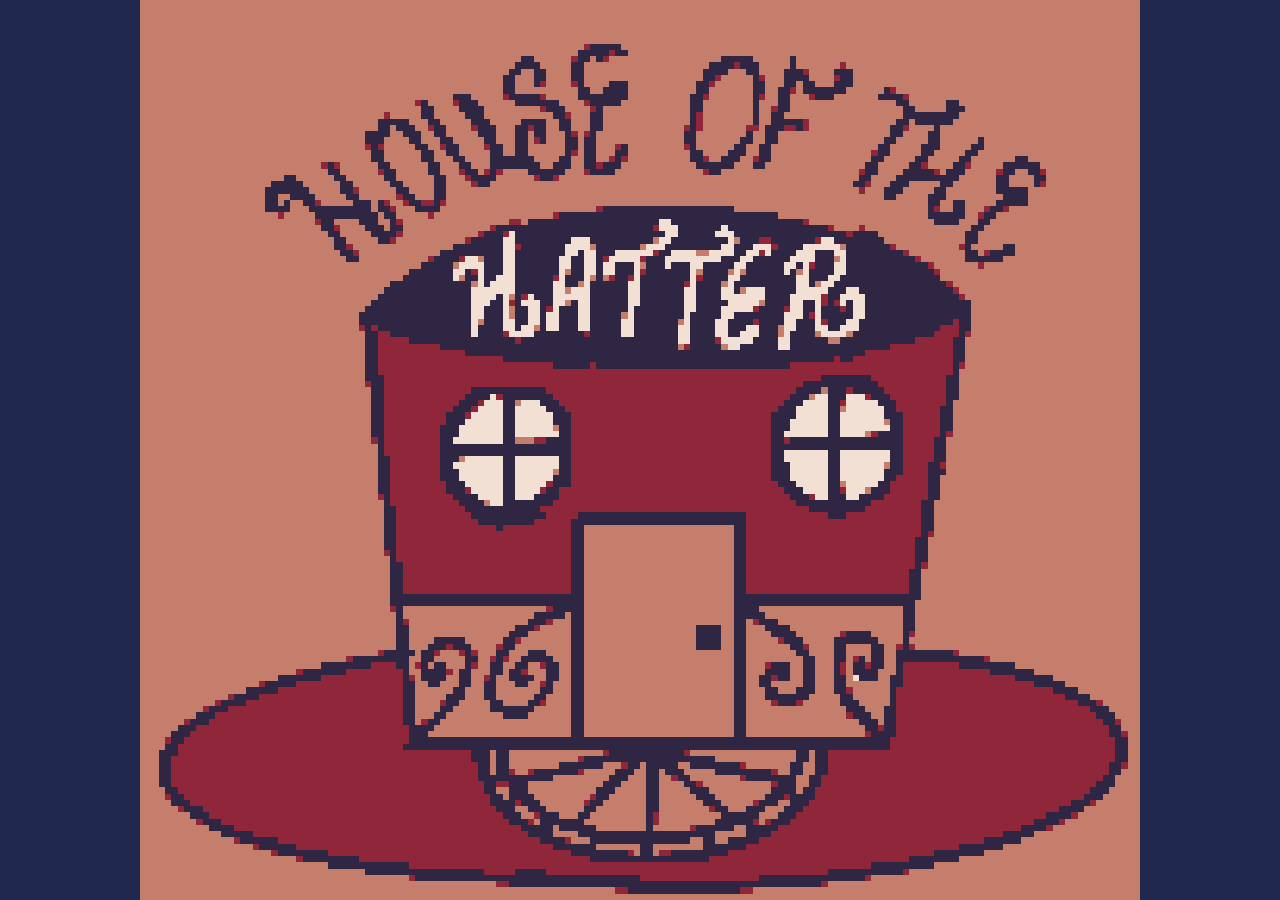
<file: Gameboy/web/index.html>
<!DOCTYPE html>
<html>
  <head>
    <meta charset="utf-8" />
    <meta http-equiv="Content-Type" content="text/html; charset=utf-8" />
    <meta name="viewport" content="width=device-width, initial-scale=1" />
    <link rel="stylesheet" href="css/style.css" />
    <title>House of the Hatter</title>
    <meta name="author" content="natha" />
    <style type="text/css"> body { background-color:#202850; }</style>
    
  </head>
  <body>
    <div id="game">
      <canvas id="mainCanvas" width="256" height="224">No Canvas Support</canvas>
    </div>
    <div id="controller">
      <div id="controller_dpad">
        <div id="controller_left"></div>
        <div id="controller_right"></div>
        <div id="controller_up"></div>
        <div id="controller_down"></div>
      </div>
      <div id="controller_select" class="capsuleBtn">Select</div>
      <div id="controller_start" class="capsuleBtn">Start</div>
      <div id="controller_b" class="roundBtn">B</div>
      <div id="controller_a" class="roundBtn">A</div>
    </div>      
    <script>
      const customControls = {"up":["ArrowUp","w"],"down":["ArrowDown","s"],"left":["ArrowLeft","a"],"right":["ArrowRight","d"],"a":["Alt","z","j"],"b":["Control","k","x"],"start":["Enter"],"select":["Shift"]}
    </script>
    <script src="binjgb.js"></script>
    <script src="js/script.js"></script>
    <script src="js/debugger.js"></script>
</body>
</file>
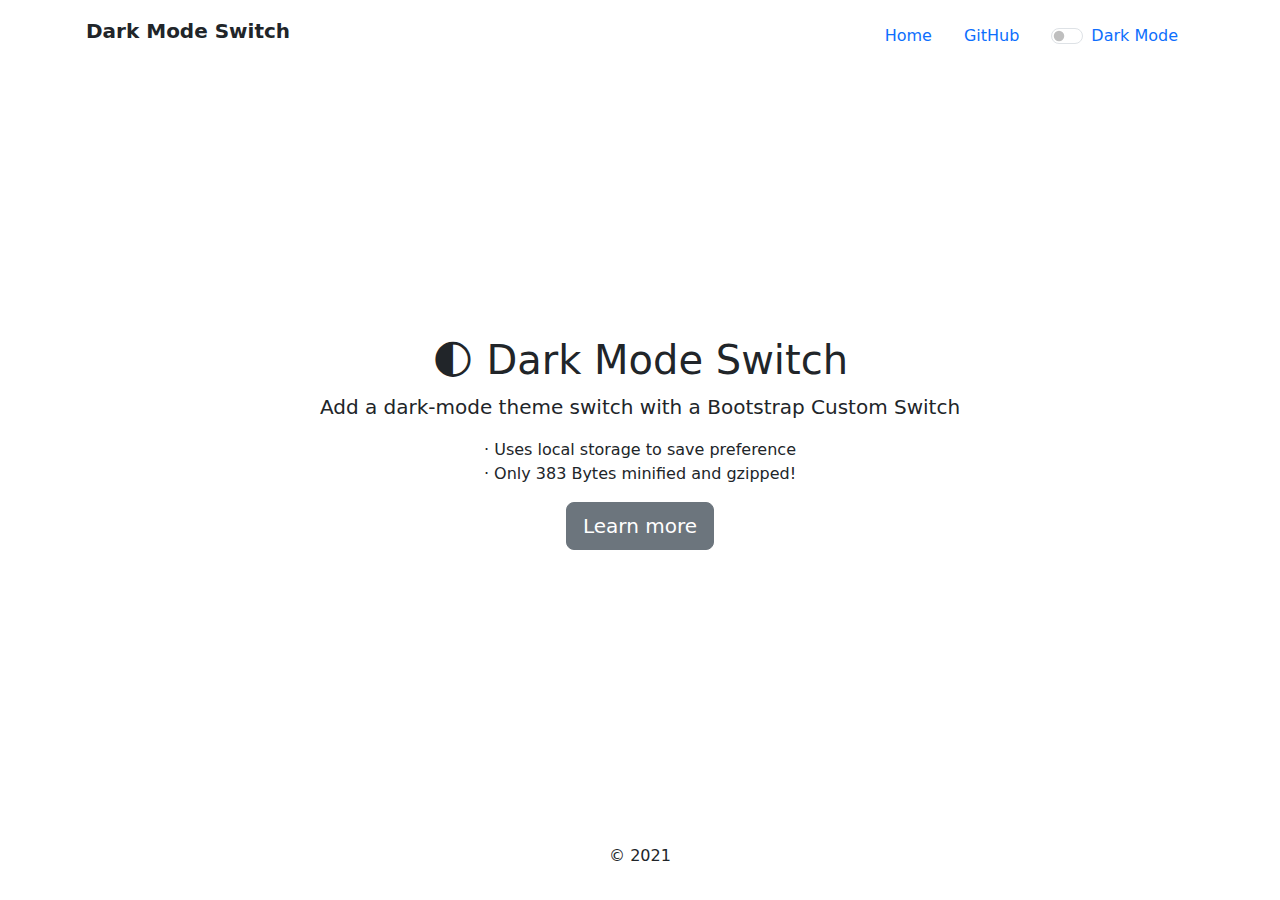
<file: assets/plugins/dark-mode-switch/index.html>
<!doctype html>
<html lang="en" class="h-100">

<head>
  <meta charset="utf-8">
  <meta http-equiv="x-ua-compatible" content="ie=edge">
  <meta name="viewport" content="width=device-width, initial-scale=1">
  <title>Dark Mode Switch</title>
  <meta name="description" content="Add a dark-mode theme toggle with a Bootstrap Custom Switch">

  <link rel="icon"
    href="data:image/svg+xml,<svg xmlns=%22http://www.w3.org/2000/svg%22 viewBox=%220 0 100 100%22><text y=%22.9em%22 font-size=%2280%22>🌓</text></svg>">
  
  <meta property="og:site_name" content="GitHub">
  <meta property="og:image"
    content="https://repository-images.githubusercontent.com/194995309/38db8f80-9db7-11e9-998f-43f2a26d9e0b">
  <meta property="og:title" content="dark-mode-switch">
  <meta property="og:description" content="Add a dark-mode theme toggle with a Bootstrap Custom Switch">
  <meta property="og:url" content="https://coliff.github.io/dark-mode-switch/">
  <link rel="author" href="https://christianoliff.com/">
  <meta name="twitter:creator" content="@christianoliff">
  <meta name="monetization" content="$ilp.uphold.com/Epqzn3YGr2MB">

  <link rel="stylesheet" href="https://cdn.jsdelivr.net/npm/bootstrap@5/dist/css/bootstrap.min.css">

  <!-- IE 11 polyfill for CSS and Custom Properties -->
  <script
    nomodule>window.MSInputMethodContext && document.documentMode && document.write('<link rel="stylesheet" href="https://cdn.jsdelivr.net/npm/bootstrap-ie11@5/css/bootstrap-ie11.min.css"><script src="https://cdn.jsdelivr.net/npm/ie11-custom-properties@4/ie11CustomProperties.min.js"><\/script>');</script>

  <link rel="stylesheet" href="dark-mode.css">

</head>

<body class="bg-white text-center d-flex h-100">

  <div class="container d-flex p-3 mx-auto w-100 flex-column">
    <header class="mb-auto">
      <div class="float-md-start fw-bold fs-5">Dark Mode Switch</div>
      <nav class="nav justify-content-center float-md-end">
        <a class="nav-link active" href="https://coliff.github.io/dark-mode-switch/">Home</a>
        <a class="nav-link" href="https://github.com/coliff/dark-mode-switch" target="_blank">GitHub</a>
        <div class="nav-link">

          <div class="form-check form-switch">
            <input type="checkbox" class="form-check-input" id="darkSwitch">
            <label class="custom-control-label" for="darkSwitch">Dark Mode</label>
          </div>
          <script src="dark-mode-switch.min.js"></script>

        </div>
      </nav>
    </header>

    <main role="main">
      <h1>🌓 Dark Mode Switch</h1>
      <p class="lead">Add a dark-mode theme switch with a Bootstrap Custom Switch</p>
      <ul class="list-unstyled">
        <li>&middot; Uses local storage to save preference</li>
        <li>&middot; Only 383 Bytes minified and gzipped!</li>
      </ul>
      <p>
        <a href="https://github.com/coliff/dark-mode-switch" target="_blank" rel="noopener"
          class="btn btn-lg btn-secondary">
          Learn more
        </a>
      </p>
    </main>

    <footer class="mt-auto">
      <p>&copy; 2021</p>
    </footer>

  </div>
</body>

</html>
</file>
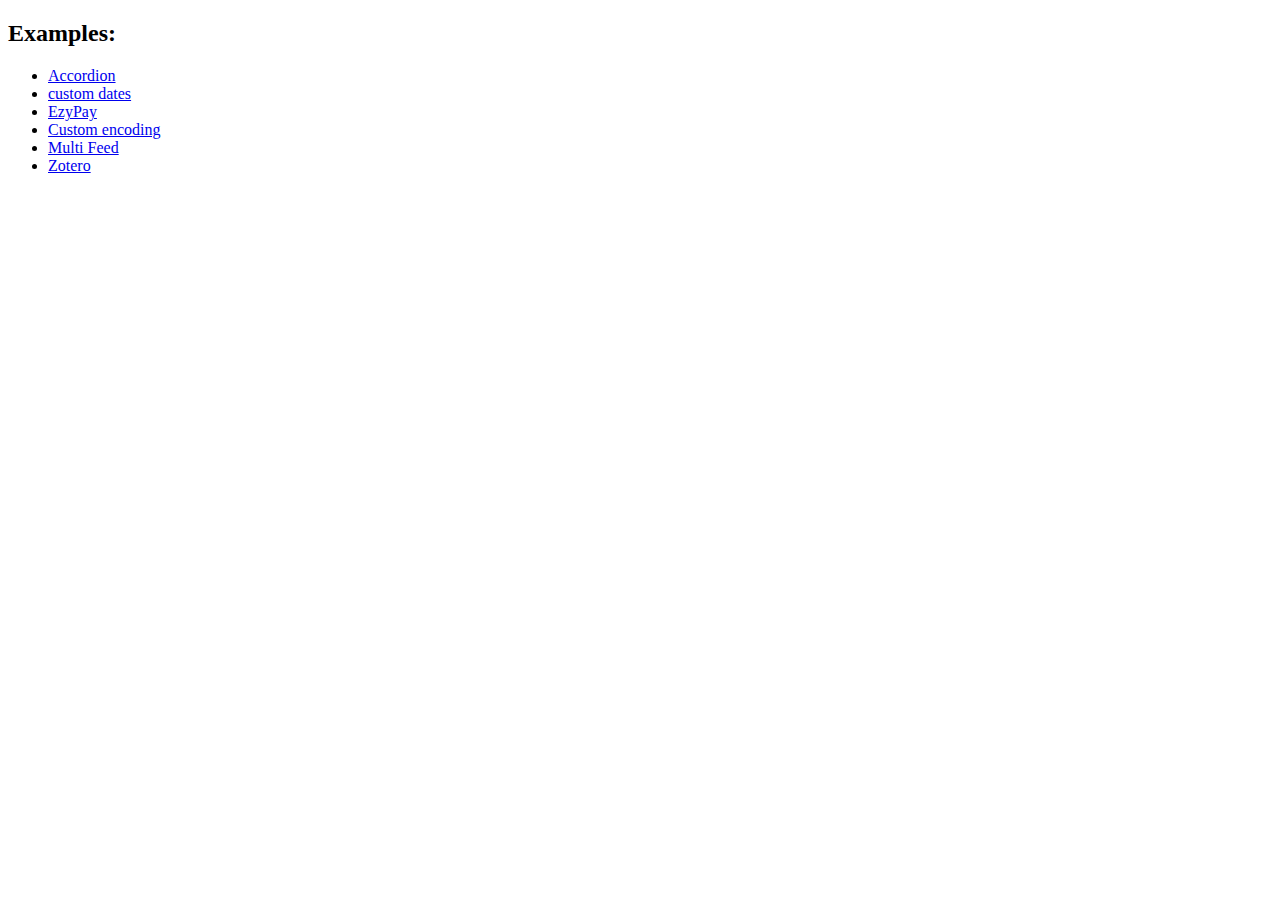
<file: assets/plugins/vanilla-rss/index.html>
<!DOCTYPE html>
<html>
  <head>
    <title>vanilla-rss</title>
  </head>
  <body>
    <div>
      <h2>Examples:</h2>
      <ul>
        <li><a href="examples/accordion.html">Accordion</a></li>
        <li><a href="examples/custom-dates.html">custom dates</a></li>
        <li><a href="examples/ezypay.html">EzyPay</a></li>
        <li><a href="examples/ISO-8859-1.html">Custom encoding</a></li>
        <li><a href="examples/multi-feed.html">Multi Feed</a></li>
        <li><a href="examples/zotero.html">Zotero</a></li>
      </ul>
    </div>
  </body>
</html>
</file>
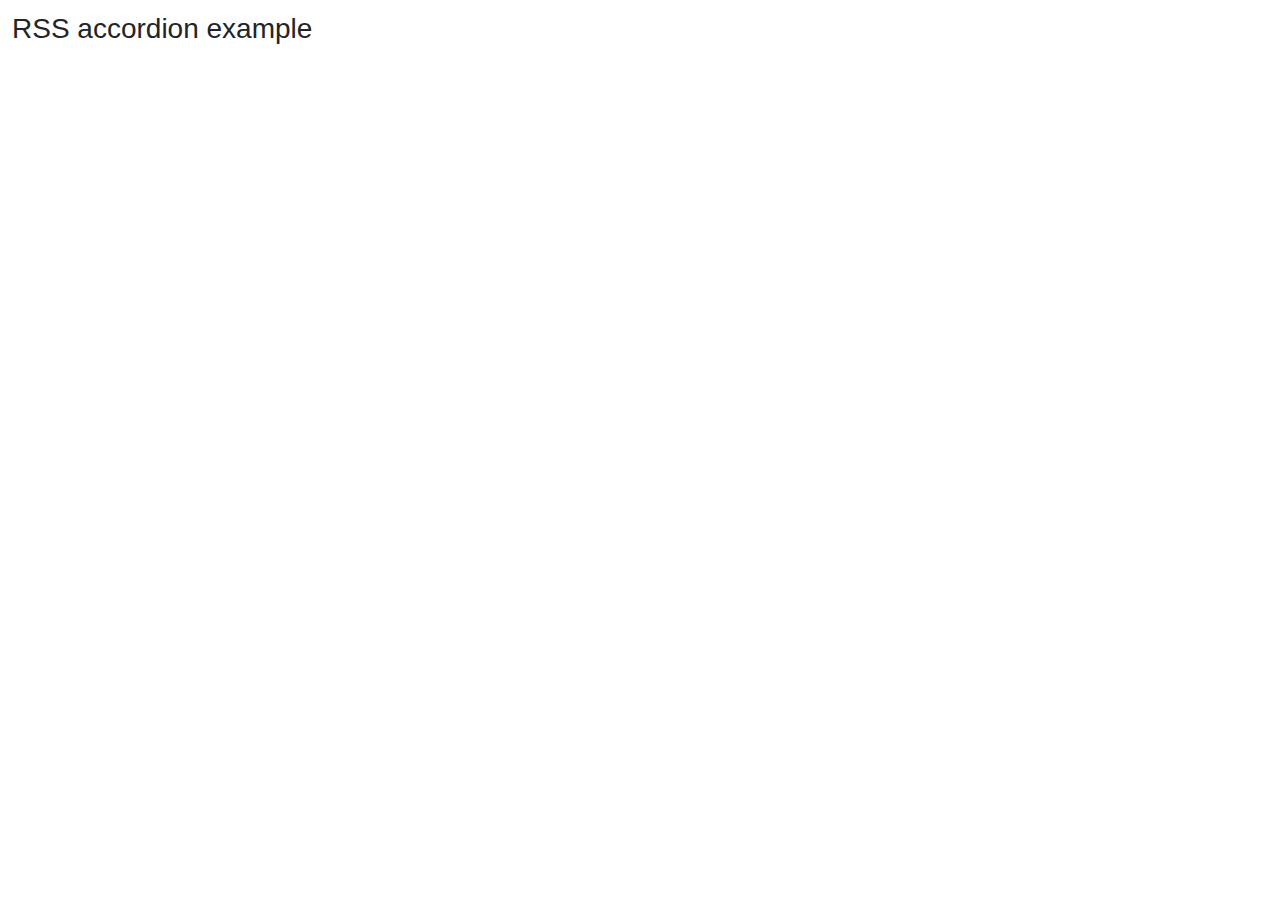
<file: assets/plugins/vanilla-rss/examples/accordion.html>
<!DOCTYPE html>
<html>
  <head>
    <title>RSS accordion example</title>

    <!-- Required meta tags -->
    <meta charset="utf-8" />
    <meta
      name="viewport"
      content="width=device-width, initial-scale=1, shrink-to-fit=no"
    />

    <!-- Bootstrap CSS -->
    <link
      rel="stylesheet"
      href="https://stackpath.bootstrapcdn.com/bootstrap/4.3.1/css/bootstrap.min.css"
    />

    <link rel="stylesheet" href="style.css" />
  </head>

  <body>
    <div>
      <h1>RSS accordion example</h1>
      <div id="rss-feeds"></div>
    </div>
    <script src="../dist/rss.global.min.js"></script>
    <script src="https://code.jquery.com/jquery-3.3.1.slim.min.js"></script>
    <script src="https://cdnjs.cloudflare.com/ajax/libs/popper.js/1.14.7/umd/popper.min.js"></script>
    <script src="https://stackpath.bootstrapcdn.com/bootstrap/4.3.1/js/bootstrap.min.js"></script>
    <script>
      window.onload = function() {
        const rss = new RSS(
          document.querySelector("#rss-feeds"),
          "https://partnernetwork.ebay.de/epn-blog?format=rss",
          {
            limit: 15,
            tokens: {
              showClass: (entry, tokens) => (tokens.index === 0 ? "show" : "")
            },
            layoutTemplate:
              '<div class="accordion" id="accordionExample">{entries}</div>',
            entryTemplate: `<div class="card">
              <div class="card-header" id="heading-{index}">
                <h2 class="mb-0">
                  <button class="btn btn-link" type="button" data-toggle="collapse" data-target="#collapse-{index}" aria-expanded="true" aria-controls="collapse-{index}">
                    {title}
                  </button>
                </h2>
              </div>
  
              <div id="collapse-{index}" class="collapse {showClass}" aria-labelledby="heading-{index}" data-parent="#accordionExample">
                <div class="card-body">
                  {bodyPlain}
                </div>
              </div>
            </div>`
          }
        );

        rss.render().then(() => console.log("cool"));
      };
    </script>
  </body>
</html>
</file>
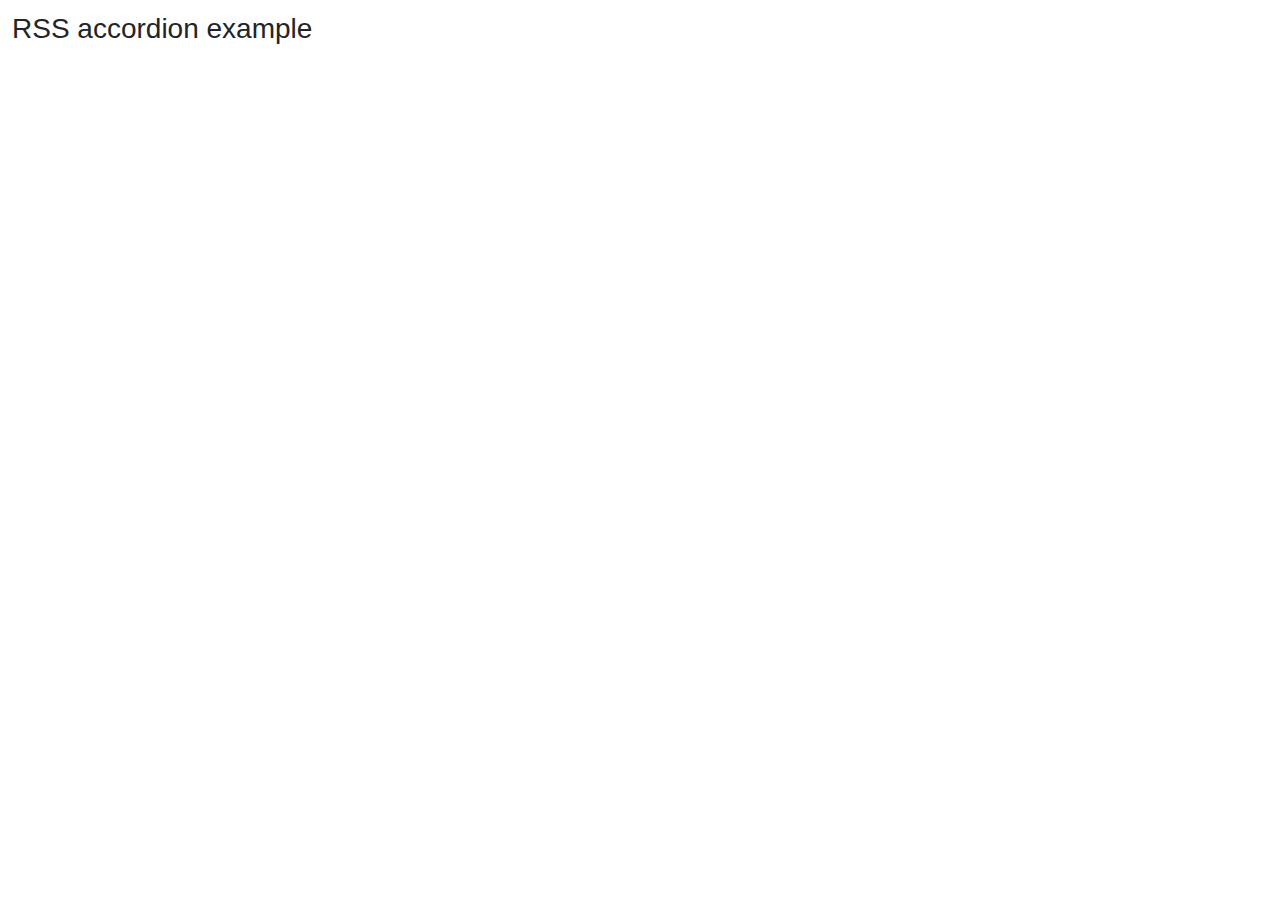
<file: assets/plugins/vanilla-rss/examples/ezypay.html>
<!DOCTYPE html>
<html>
  <head>
    <title>RSS ezypay example</title>

    <!-- Required meta tags -->
    <meta charset="utf-8" />
    <meta
      name="viewport"
      content="width=device-width, initial-scale=1, shrink-to-fit=no"
    />

    <!-- Bootstrap CSS -->
    <link
      rel="stylesheet"
      href="https://stackpath.bootstrapcdn.com/bootstrap/4.3.1/css/bootstrap.min.css"
    />

    <link rel="stylesheet" href="style.css" />
  </head>

  <body>
    <div>
      <h1>RSS accordion example</h1>
      <div id="rss-feeds"></div>
    </div>
    <script src="../dist/rss.global.min.js"></script>
    <script src="https://code.jquery.com/jquery-3.3.1.slim.min.js"></script>
    <script src="https://cdnjs.cloudflare.com/ajax/libs/popper.js/1.14.7/umd/popper.min.js"></script>
    <script src="https://stackpath.bootstrapcdn.com/bootstrap/4.3.1/js/bootstrap.min.js"></script>
    <script>
      window.onload = function() {
        const rss = new RSS(
          document.querySelector("#rss-feeds"),
          "http://www.ezypay.co.nz/feed",
          {
            limit: 15
          }
        );

        rss.render().then(() => console.log("cool"));
      };
    </script>
  </body>
</html>
</file>
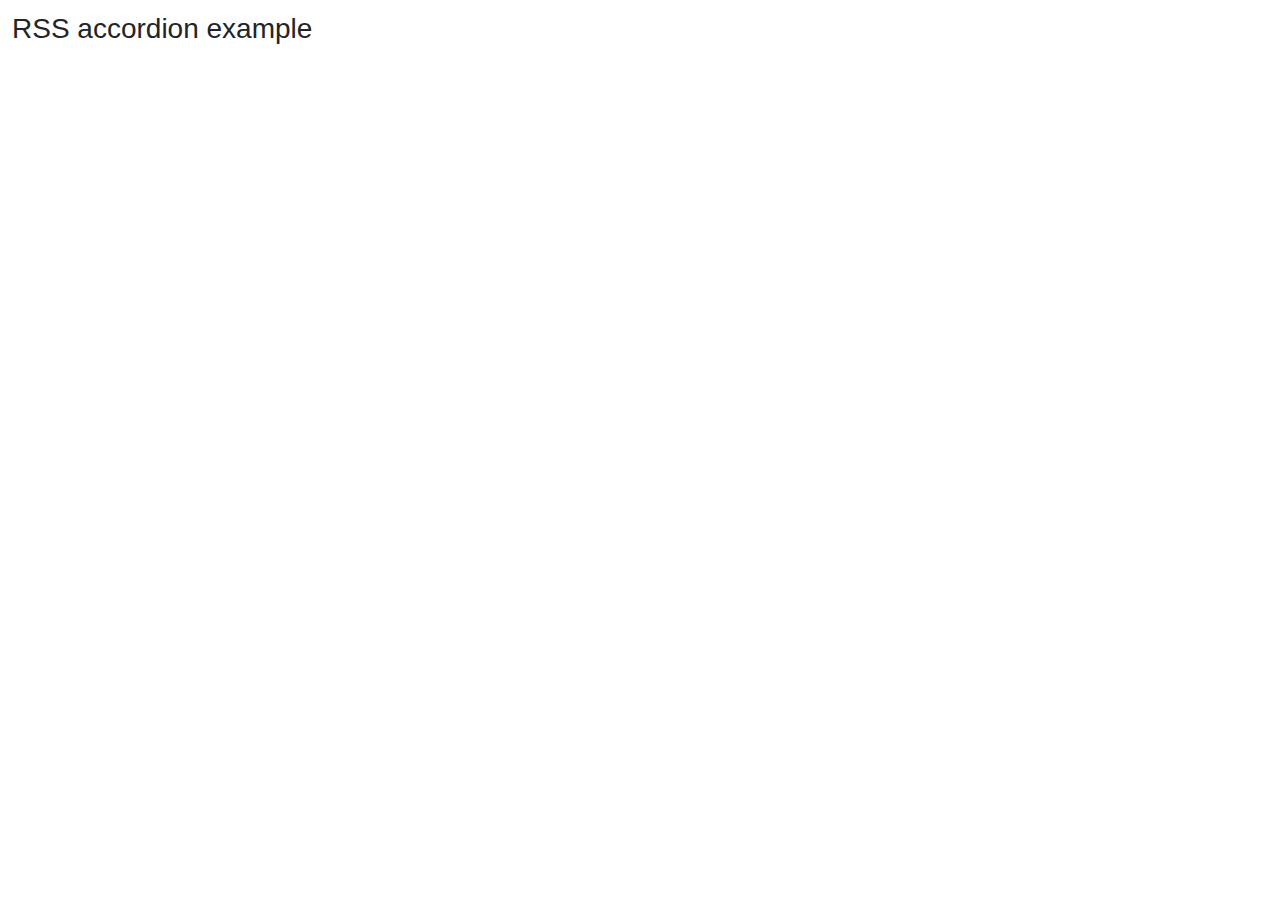
<file: assets/plugins/vanilla-rss/examples/ISO-8859-1.html>
<!DOCTYPE html>
<html>
  <head>
    <title>RSS accordion example</title>

    <!-- Required meta tags -->
    <meta charset="utf-8" />
    <meta
      name="viewport"
      content="width=device-width, initial-scale=1, shrink-to-fit=no"
    />

    <!-- Bootstrap CSS -->
    <link
      rel="stylesheet"
      href="https://stackpath.bootstrapcdn.com/bootstrap/4.3.1/css/bootstrap.min.css"
    />

    <link rel="stylesheet" href="style.css" />
  </head>

  <body>
    <div>
      <h1>RSS accordion example</h1>
      <div id="rss-feeds"></div>
    </div>
    <script src="../dist/rss.global.min.js"></script>
    <script src="https://code.jquery.com/jquery-3.3.1.slim.min.js"></script>
    <script src="https://cdnjs.cloudflare.com/ajax/libs/popper.js/1.14.7/umd/popper.min.js"></script>
    <script src="https://stackpath.bootstrapcdn.com/bootstrap/4.3.1/js/bootstrap.min.js"></script>
    <script>
      window.onload = function() {
        const rss = new RSS(
          document.querySelector("#rss-feeds"),
          "http://www.comicforum.de/external.php?type=rss2&forumids=36&lastpost=1",
          {
            encoding: "ISO-8859-1",
            limit: 15,
            tokens: {
              showClass: (entry, tokens) => (tokens.index === 0 ? "show" : "")
            },
            layoutTemplate:
              '<div class="accordion" id="accordionExample">{entries}</div>',
            entryTemplate: `<div class="card">
              <div class="card-header" id="heading-{index}">
                <h2 class="mb-0">
                  <button class="btn btn-link" type="button" data-toggle="collapse" data-target="#collapse-{index}" aria-expanded="true" aria-controls="collapse-{index}">
                    {title}
                  </button>
                </h2>
              </div>
  
              <div id="collapse-{index}" class="collapse {showClass}" aria-labelledby="heading-{index}" data-parent="#accordionExample">
                <div class="card-body">
                  {bodyPlain}
                </div>
              </div>
            </div>`
          }
        );

        rss.render().then(() => console.log("cool"));
      };
    </script>
  </body>
</html>
</file>
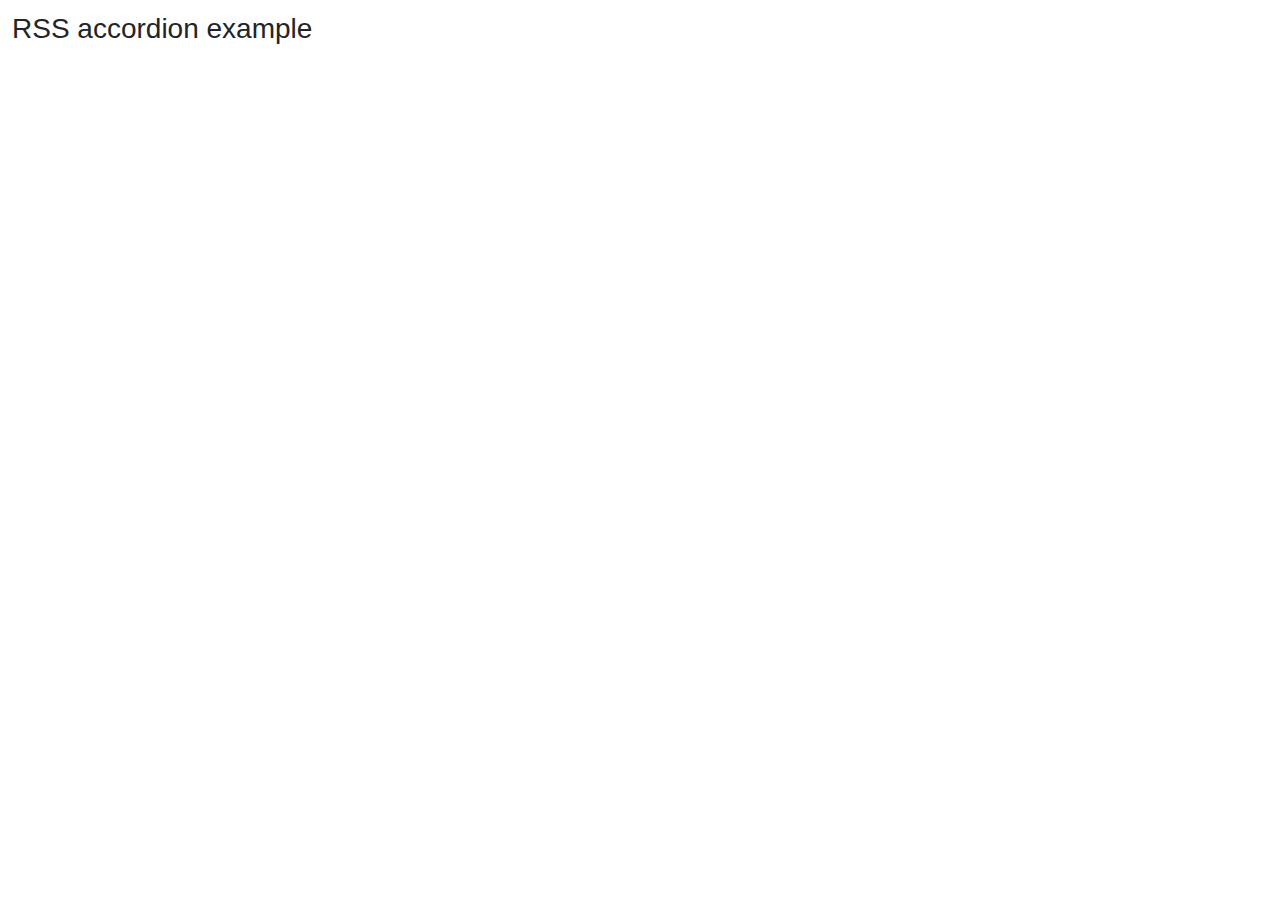
<file: assets/plugins/vanilla-rss/examples/multi-feed.html>
<!DOCTYPE html>
<html>
  <head>
    <title>RSS accordion example</title>

    <!-- Required meta tags -->
    <meta charset="utf-8" />
    <meta
      name="viewport"
      content="width=device-width, initial-scale=1, shrink-to-fit=no"
    />

    <!-- Bootstrap CSS -->
    <link
      rel="stylesheet"
      href="https://stackpath.bootstrapcdn.com/bootstrap/4.3.1/css/bootstrap.min.css"
    />

    <link rel="stylesheet" href="style.css" />
  </head>

  <body>
    <div>
      <h1>RSS accordion example</h1>
      <div id="rss-feeds"></div>
    </div>
    <script src="../dist/rss.global.min.js"></script>
    <script src="https://code.jquery.com/jquery-3.3.1.slim.min.js"></script>
    <script src="https://cdnjs.cloudflare.com/ajax/libs/popper.js/1.14.7/umd/popper.min.js"></script>
    <script src="https://stackpath.bootstrapcdn.com/bootstrap/4.3.1/js/bootstrap.min.js"></script>
    <script>
      window.onload = function() {
        const rss = new RSS(
          document.querySelector("#rss-feeds"),
          ["https://www.contentful.com/blog/feed.xml", "http://www.ebaytechblog.com/feed/"]
        );

        rss.render();
      };
    </script>
  </body>
</html>
</file>
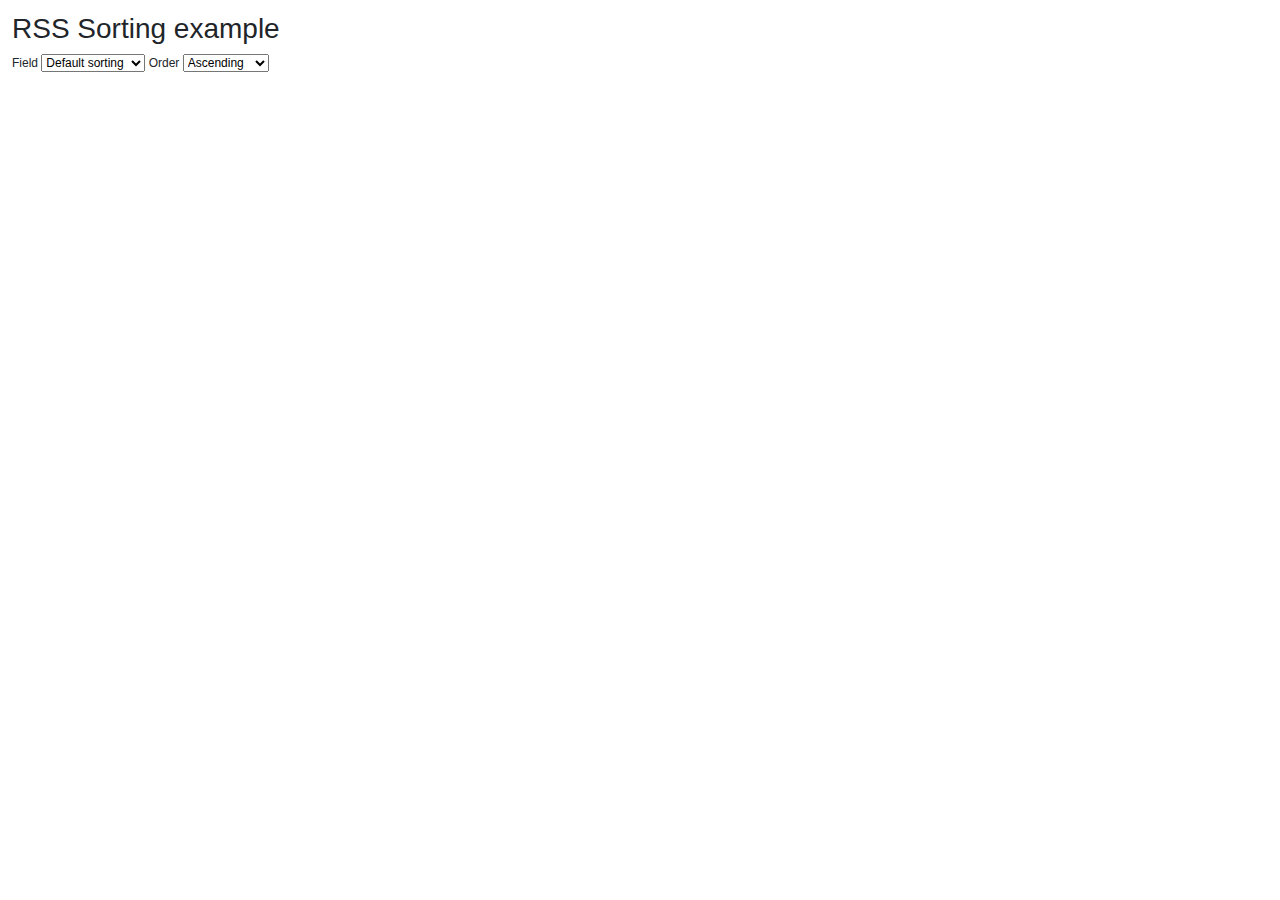
<file: assets/plugins/vanilla-rss/examples/sorting.html>
<!DOCTYPE html>
<html>
  <head>
    <title>RSS accordion example</title>

    <!-- Required meta tags -->
    <meta charset="utf-8" />
    <meta
      name="viewport"
      content="width=device-width, initial-scale=1, shrink-to-fit=no"
    />

    <!-- Bootstrap CSS -->
    <link
      rel="stylesheet"
      href="https://stackpath.bootstrapcdn.com/bootstrap/4.3.1/css/bootstrap.min.css"
    />

    <link rel="stylesheet" href="style.css" />
  </head>

  <body>
    <div>
      <h1>RSS Sorting example</h1>
      <form>
        <label>
          Field
          <select id="fieldSelect">
            <option value="">Default sorting</option>
            <option value="author">Author</option>
            <option value="publishedDate">Published Date</option>
            <option value="title">Title</option>
          </select>
        </label>

        <label>
          Order
          <select id="orderSelect">
            <option value="">Ascending</option>
            <option value="-">Descending</option>
          </select>
        </label>
      </form>
      <div id="rss-feeds"></div>
    </div>
    <script src="../dist/rss.global.min.js"></script>
    <script src="https://code.jquery.com/jquery-3.3.1.slim.min.js"></script>
    <script src="https://cdnjs.cloudflare.com/ajax/libs/popper.js/1.14.7/umd/popper.min.js"></script>
    <script src="https://stackpath.bootstrapcdn.com/bootstrap/4.3.1/js/bootstrap.min.js"></script>
    <script>
      function renderFeed() {
        const order = [
          document.querySelector("#orderSelect").value,
          document.querySelector("#fieldSelect").value
        ]
          .filter(function(e) {
            return !!e;
          })
          .join("");

        document.querySelector("#rss-feeds").innerHTML = "";
        new RSS(
          document.querySelector("#rss-feeds"),
          "http://www.ebaytechblog.com/feed",
          {
            order,
            limit: 15,
            entryTemplate:
              '<li>Author: {author}<br>Date: {date}<br> {title}<br>{shortBodyPlain}</li>'
          }
        ).render();
      }

      window.onload = function() {
        renderFeed();

        document
          .querySelectorAll("#fieldSelect,#orderSelect")
          .forEach(function(field) {
            field.addEventListener("change", renderFeed);
          });
      };
    </script>
  </body>
</html>
</file>
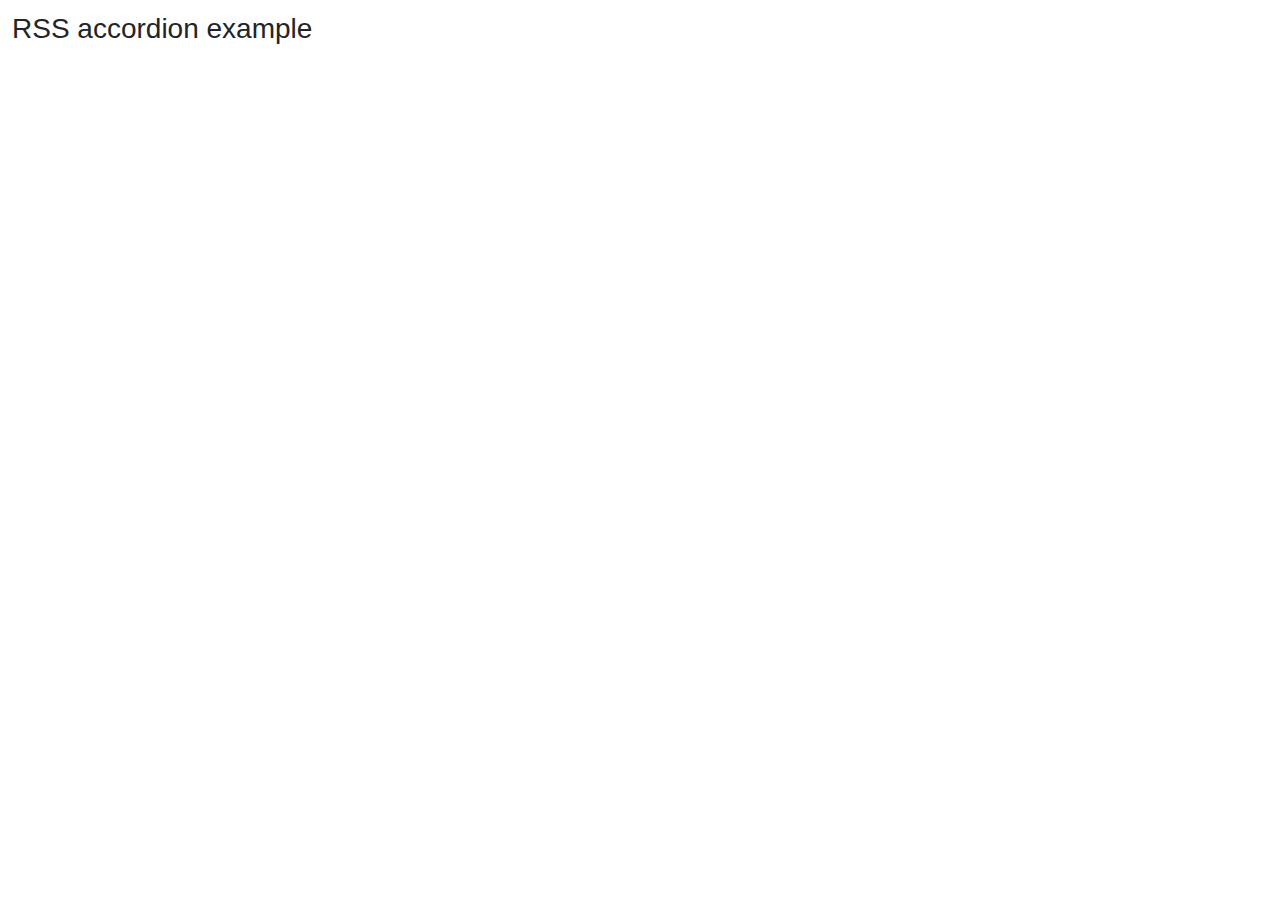
<file: assets/plugins/vanilla-rss/examples/zotero.html>
<!DOCTYPE html>
<html>
  <head>
    <title>RSS zotero example</title>

    <!-- Required meta tags -->
    <meta charset="utf-8" />
    <meta
      name="viewport"
      content="width=device-width, initial-scale=1, shrink-to-fit=no"
    />

    <!-- Bootstrap CSS -->
    <link
      rel="stylesheet"
      href="https://stackpath.bootstrapcdn.com/bootstrap/4.3.1/css/bootstrap.min.css"
    />

    <link rel="stylesheet" href="style.css" />
  </head>

  <body>
    <div>
      <h1>RSS accordion example</h1>
      <div id="rss-feeds"></div>
    </div>
    <script src="../dist/rss.global.min.js"></script>
    <script src="https://code.jquery.com/jquery-3.3.1.slim.min.js"></script>
    <script src="https://cdnjs.cloudflare.com/ajax/libs/popper.js/1.14.7/umd/popper.min.js"></script>
    <script src="https://stackpath.bootstrapcdn.com/bootstrap/4.3.1/js/bootstrap.min.js"></script>
    <script>
      window.onload = function() {
        const rss = new RSS(
          document.querySelector("#rss-feeds"),
          "https://api.zotero.org/groups/308781/items?format=atom",
          {
            entryTemplate:
              "<ul><li>Title: {title}</li><li>Author: {author}</li><li>Year: {year}</li></ul><br>",
            tokens: {
              year: function(entry, tokens) {
                return new Date(entry.publishedDate).getFullYear();
              }
            }
          }
        );
        rss.render().then(() => console.log("cool"));
      };
    </script>
  </body>
</html>
</file>
<file: Gameboy/web/css/style.css>
body {
  background: #031921;
  color: #fff;
  font-family: "HelveticaNeue-Light", "Helvetica Neue Light", "Helvetica Neue",
    Helvetica, Arial, "Lucida Grande", sans-serif;
  font-weight: 300;
  margin: 0;
  padding: 0;
  touch-action: none;
  -webkit-touch-callout: none;
  user-select: none;
  -webkit-user-select: none;
  overflow: hidden;
}

#game {
  display: flex;
  flex-direction: column;
  position: absolute;
  width: 100%;
  height: 100%;
  touch-action: none;
}

#game canvas {
  object-fit: contain;
  image-rendering: -moz-crisp-edges;
  image-rendering: -webkit-crisp-edges;
  image-rendering: pixelated;
  image-rendering: crisp-edges;
  height: 100%;
}

#controller {
  display: none;
  position: fixed;
  bottom: 0px;
  height: 210px;
  width: 100%;
  touch-action: none;
  opacity: 0.8;
}

#controller_dpad {
  position: absolute;
  bottom: 20px;
  left: 0px;
  width: 184px;
  height: 184px;
}

#controller_dpad:before {
  content: "";
  display: block;
  width: 48px;
  height: 48px;
  background: #5c5c5c;
  background: radial-gradient(
    ellipse at center,
    #5c5c5c 0%,
    #555 59%,
    #5c5c5c 60%
  );
  position: absolute;
  left: 68px;
  top: 68px;
}

#controller_left {
  position: absolute;
  left: 20px;
  top: 68px;
  width: 48px;
  height: 48px;
  background: #666;
  background: radial-gradient(ellipse at center, #666 0%, #5c5c5c 80%);
  border-top-left-radius: 4px;
  border-bottom-left-radius: 4px;
}

#controller_right {
  position: absolute;
  left: 116px;
  top: 68px;
  width: 48px;
  height: 48px;
  background: #666;
  background: radial-gradient(ellipse at center, #666 0%, #5c5c5c 80%);
  border-top-right-radius: 4px;
  border-bottom-right-radius: 4px;
}

#controller_up {
  position: absolute;
  left: 68px;
  top: 20px;
  width: 48px;
  height: 48px;
  background: #666;
  background: radial-gradient(ellipse at center, #666 0%, #5c5c5c 80%);
  border-top-left-radius: 4px;
  border-top-right-radius: 4px;
}

#controller_down {
  position: absolute;
  left: 68px;
  top: 116px;
  width: 48px;
  height: 48px;
  background: #666;
  background: radial-gradient(ellipse at center, #666 0%, #5c5c5c 80%);
  border-bottom-left-radius: 4px;
  border-bottom-right-radius: 4px;
}

#controller_a {
  position: absolute;
  bottom: 110px;
  right: 20px;
}

#controller_b {
  position: absolute;
  bottom: 80px;
  right: 100px;
}

.roundBtn {
  display: flex;
  justify-content: center;
  align-items: center;
  font-weight: bold;
  font-size: 32px;
  color: #440f1f;
  line-height: 64px;
  width: 64px;
  height: 64px;
  border-radius: 64px;
  background: #870a4c;
  background: radial-gradient(ellipse at center, #ab1465 0%, #8b1e57 100%);
  box-shadow: 0px 4px 5px rgba(0, 0, 0, 0.2);
}

.capsuleBtn {
  font-weight: bold;
  font-size: 10px;
  color: #111;
  display: flex;
  justify-content: center;
  align-items: center;
  line-height: 40px;
  text-transform: uppercase;
  width: 64px;
  height: 32px;
  border-radius: 40px;
  background: #222;
  background: radial-gradient(ellipse at center, #666 0%, #555 100%);
  box-shadow: 0px 4px 5px rgba(0, 0, 0, 0.2);
}

#controller_start {
  position: absolute;
  bottom: 20px;
  right: 15px;
}

#controller_select {
  position: absolute;
  bottom: 20px;
  right: 100px;
}

.btnPressed {
  opacity: 0.5;
}

.spinner {
  height: 50px;
  width: 50px;
  margin: 0px auto;
  -webkit-animation: rotation 0.8s linear infinite;
  -moz-animation: rotation 0.8s linear infinite;
  -o-animation: rotation 0.8s linear infinite;
  animation: rotation 0.8s linear infinite;
  border-left: 10px solid #306850;
  border-right: 10px solid #306850;
  border-bottom: 10px solid #306850;
  border-top: 10px solid #88c070;
  border-radius: 100%;
  background-color: #031921;
}
@-webkit-keyframes rotation {
  from {
    -webkit-transform: rotate(0deg);
  }
  to {
    -webkit-transform: rotate(360deg);
  }
}
@-moz-keyframes rotation {
  from {
    -moz-transform: rotate(0deg);
  }
  to {
    -moz-transform: rotate(360deg);
  }
}
@-o-keyframes rotation {
  from {
    -o-transform: rotate(0deg);
  }
  to {
    -o-transform: rotate(360deg);
  }
}
@keyframes rotation {
  from {
    transform: rotate(0deg);
  }
  to {
    transform: rotate(360deg);
  }
}

@media only screen and (max-width: 640px) {
  #game canvas {
    margin-top: 0px;
    width: 100%;
    max-width: 512px;
    border: 0px;
    border-radius: 0px;
  }
}

@media only screen and (max-device-width: 812px) and (orientation: portrait) {
  body {
    margin: 0;
  }

  #game {
    width: 100%;
    position: fixed;
    touch-action: none;
  }

  #game canvas {
    margin: 0;
    display: block;
    width: 100% !important;
    height: auto !important;
  }
}

@media only screen and (max-device-width: 320px) and (orientation: portrait) {
  #controller_dpad {
    left: -5px;
    bottom: -5px;
  }

  #controller_a {
    right: 5px;
    bottom: 95px;
  }

  #controller_b {
    right: 80px;
  }

  #controller_start {
    right: 5px;
  }

  #controller_select {
    right: 80px;
  }
}

@media only screen and (max-width: 500px) and (max-height: 400px) {
  #controller {
    display: none;
  }
}

/* Small devices in landscape */
@media only screen and (max-device-width: 300px) and (orientation: landscape) {
  html,
  body {
    height: 100%;
  }
  body {
    display: flex;
    justify-content: center;
    align-items: center;
  }

  #game:after {
    content: "PLEASE ROTATE ↻";
    font-size: 24px;
    font-weight: bold;
    color: #fff;
  }

  #game canvas {
    display: none;
    max-width: 480px;
  }

  #controller {
    display: none;
  }
}

/* Devices large enough for landscape */
@media only screen and (min-width: 300px) and (orientation: landscape) {
  #controller {
    bottom: 50%;
    transform: translateY(50%);
    opacity: 0.5;
  }
}

#debug {
  display:flex;
  flex-direction:column;
  align-items:center;
  padding:10px;
  position:fixed;
  top:0px;
  left:0px;
  right:0px;
  bottom:0px;
  background:rgba(0,0,0,0.5);
}

#debug div {
  background: white;
  color: black;
  border: 1px solid #ddd;
  border-radius: 4px;
  transform: position;
  font-size: 11px;
  font-family: -apple-system, BlinkMacSystemFont, "Segoe UI", Roboto, Helvetica, Arial, sans-serif, "Apple Color Emoji", "Segoe UI Emoji", "Segoe UI Symbol";
  display: flex;
  align-items: center;
}

#debug span {
  padding: 5px 8px;
}

#debug button {
  background: transparent;
  border: none;
  border-left: 1px solid #ddd;
  display: flex;
  align-items: center;
  height: 100%;
}

#debug button:hover {
  background: #eee;
}

#debug button:active {
  background: #ddd;
}
</file>
<file: assets/plugins/dark-mode-switch/dark-mode.css>
/*!
 * Dark Mode Switch v1.0.1 (https://github.com/coliff/dark-mode-switch)
 * Copyright 2021 C.Oliff
 * Licensed under MIT (https://github.com/coliff/dark-mode-switch/blob/main/LICENSE)
 */

[data-theme="dark"] {
  background-color: #111 !important;
  color: #eee;
}

[data-theme="dark"] .bg-black {
  background-color: #fff !important;
}

[data-theme="dark"] .bg-dark {
  background-color: #eee !important;
}

[data-theme="dark"] .bg-light {
  background-color: #222 !important;
}

[data-theme="dark"] .bg-white {
  background-color: #000 !important;
}
</file>
<file: assets/plugins/vanilla-rss/examples/style.css>
body {
  font-size: 12px;
  padding: 1em;
}

h1 {
  font-size: 1.75rem;
}

h2 {
  font-size: 1.25rem;
}

.card-header {
  padding: 0.5em;
}

.btn {
  text-align: left;
}
</file>
